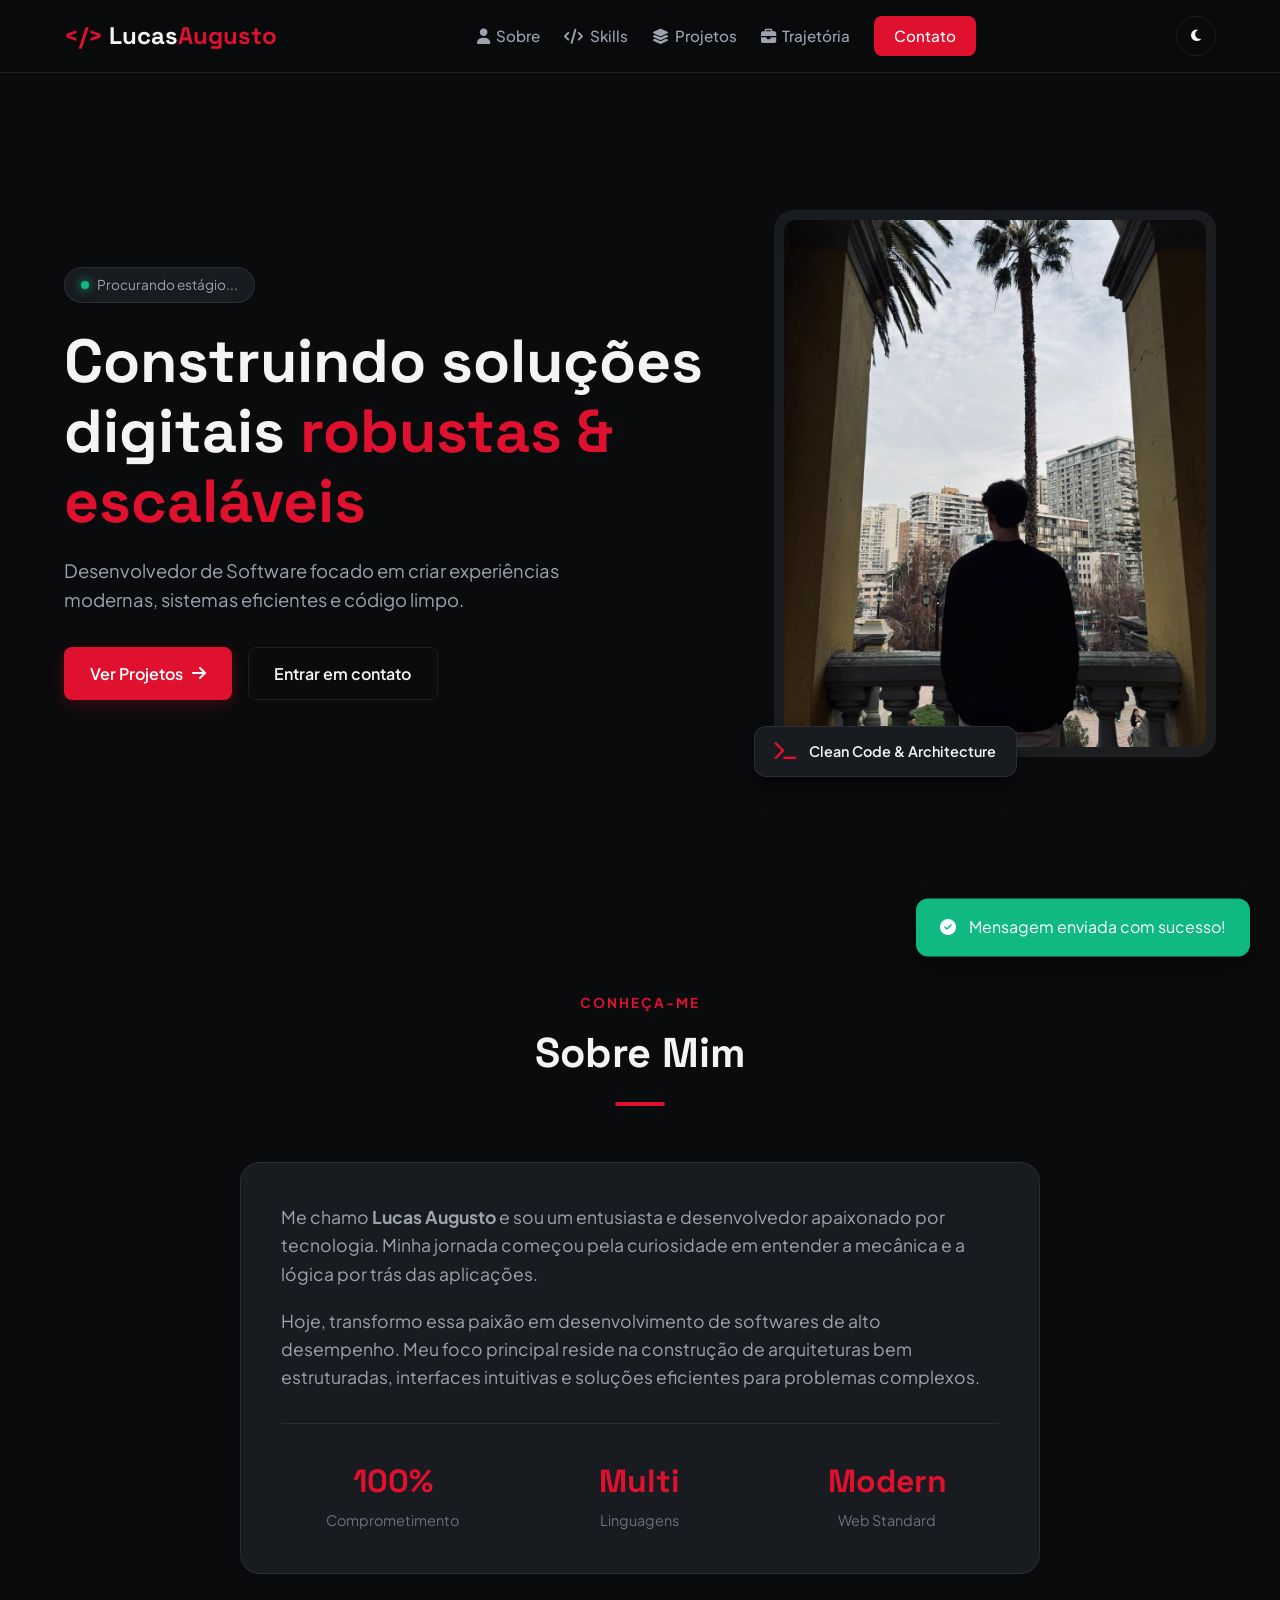
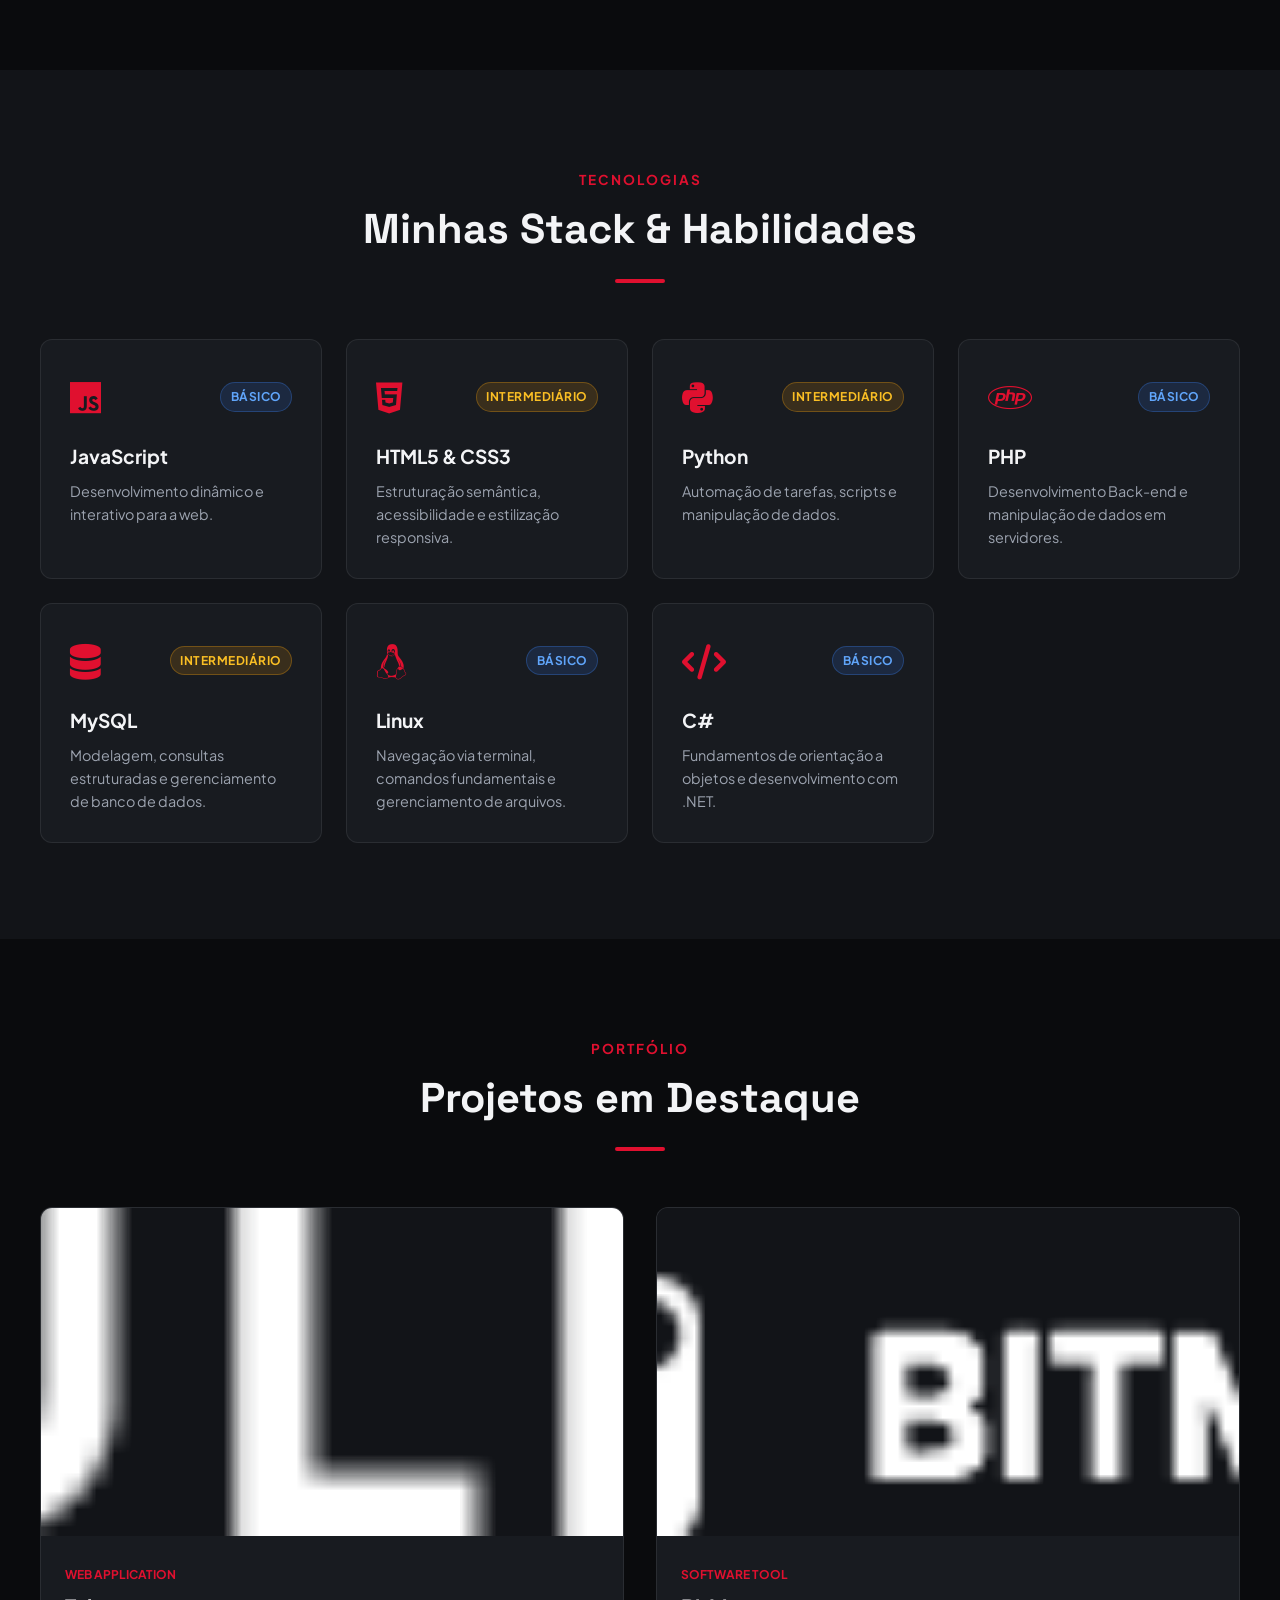
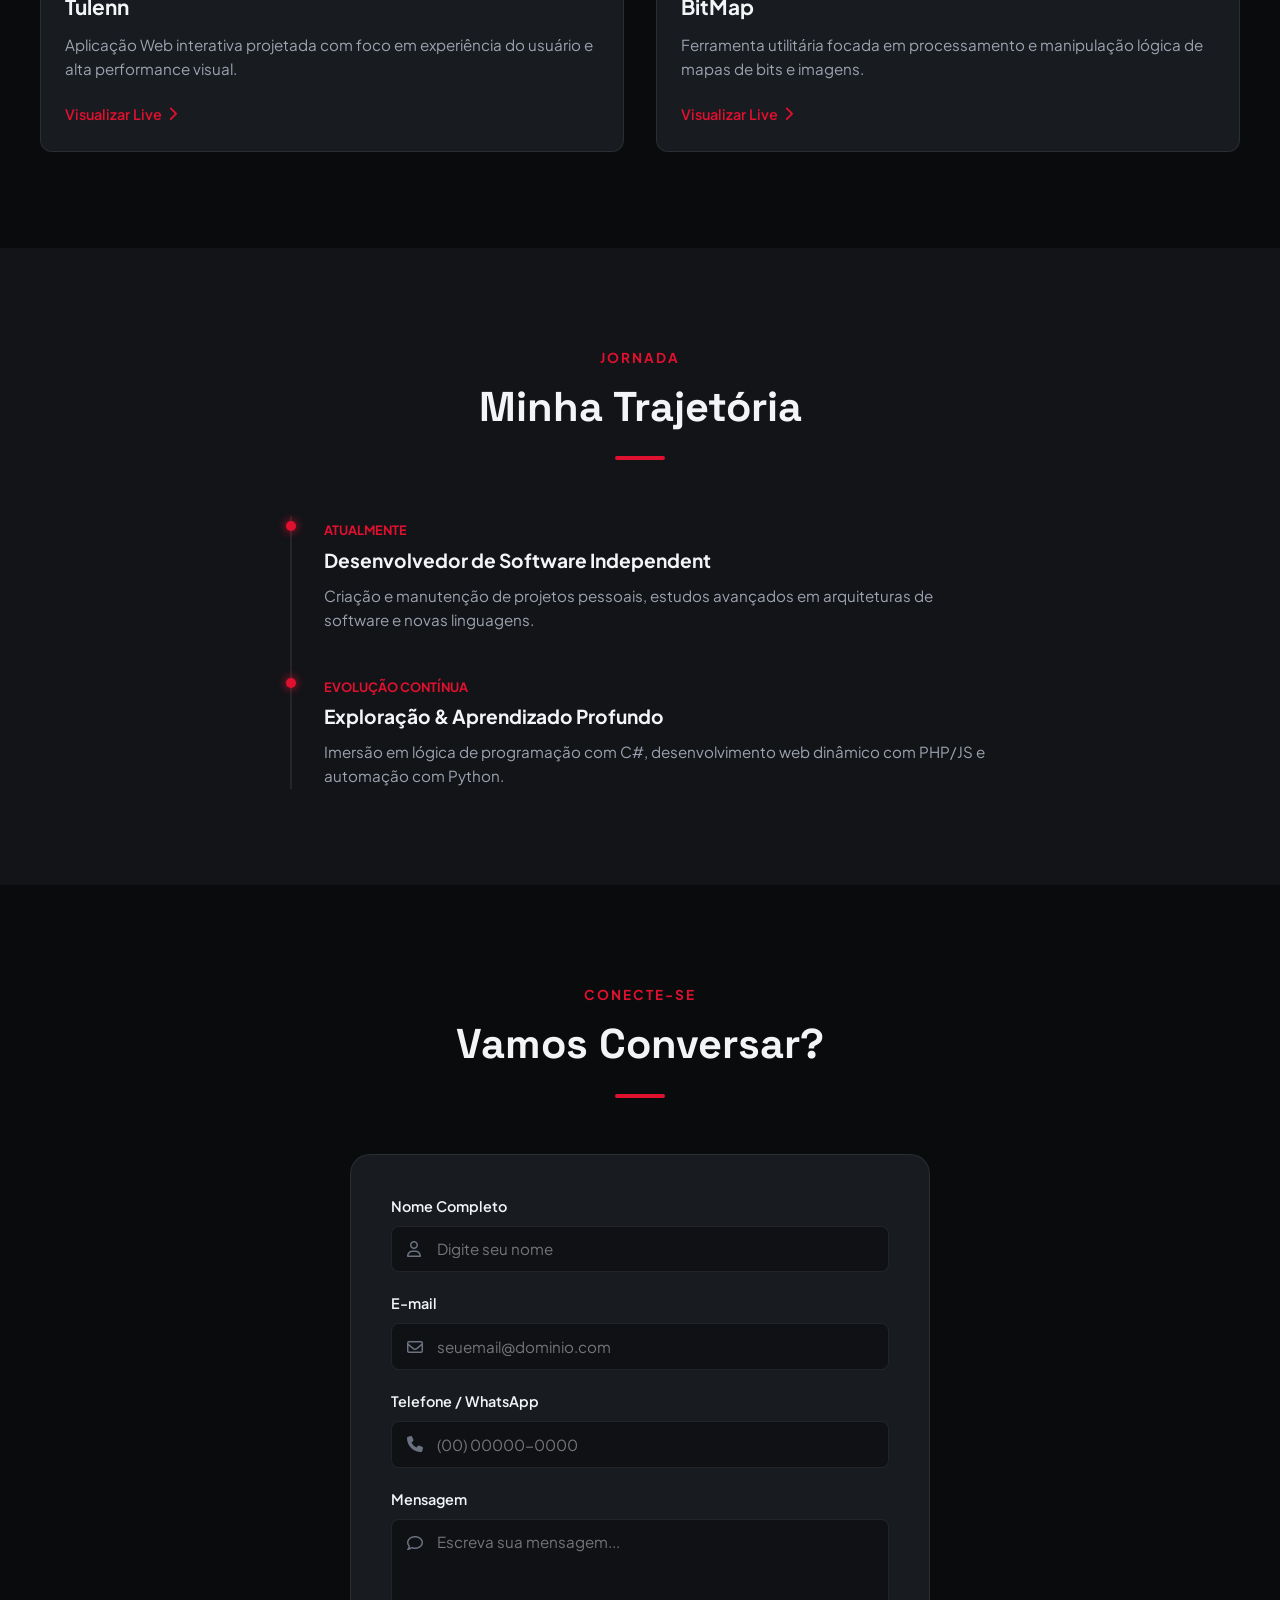
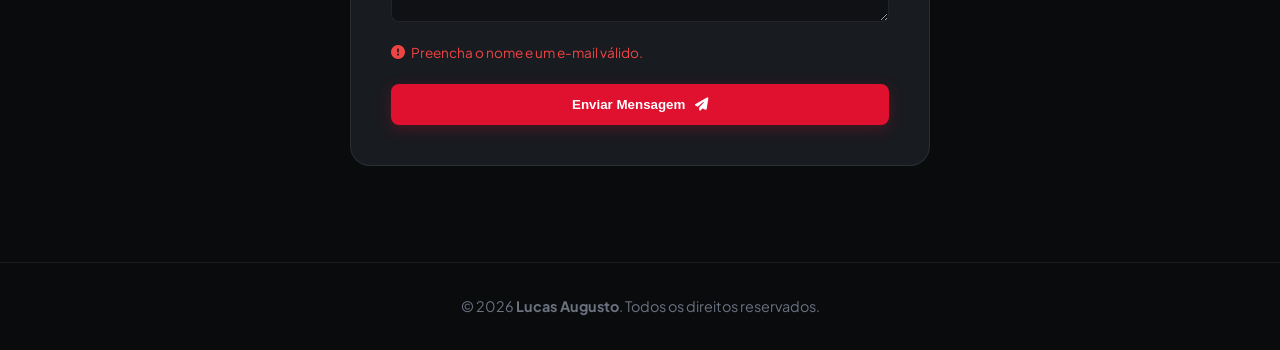
<file: index.html>
<!DOCTYPE html>
<html lang="pt-BR">

<head>
    <meta charset="UTF-8">
    <meta name="viewport" content="width=device-width, initial-scale=1.0">
    <meta name="description" content="Portfólio de Lucas Augusto - Desenvolvedor de Software Full Stack.">
    <title>Lucas Augusto | Desenvolvedor de Software</title>

    <!-- Google Fonts -->
    <link rel="preconnect" href="https://fonts.googleapis.com">
    <link rel="preconnect" href="https://fonts.gstatic.com" crossorigin>
    <link href="https://fonts.googleapis.com/css2?family=Plus+Jakarta+Sans:wght@300;400;500;600;700;800&family=Space+Grotesk:wght@500;700&display=swap" rel="stylesheet">

    <!-- FontAwesome Icons -->
    <link rel="stylesheet" href="https://cdnjs.cloudflare.com/ajax/libs/font-awesome/6.4.0/css/all.min.css">

    <!-- CSS Master -->
    <link rel="stylesheet" href="style.css">
</head>

<body>

    <!-- Header / Navbar -->
    <header class="header" id="topo">
        <div class="header__container">
            <a href="#topo" class="logo js-scroll-top">
                <span class="logo__icon">&lt;/&gt;</span> Lucas<span>Augusto</span>
            </a>

            <nav class="nav" id="navMenu">
                <a href="#sobre" class="nav__link"><i class="fa-solid fa-user"></i> Sobre</a>
                <a href="#skills" class="nav__link"><i class="fa-solid fa-code"></i> Skills</a>
                <a href="#projetos" class="nav__link"><i class="fa-solid fa-layer-group"></i> Projetos</a>
                <a href="#experiencia" class="nav__link"><i class="fa-solid fa-briefcase"></i> Trajetória</a>
                <a href="#contato" class="nav__link nav__link--btn">Contato</a>
            </nav>

            <div class="header__actions">
                <button class="theme-toggle" id="themeToggle" aria-label="Alternar tema">
                    <i class="fa-solid fa-moon"></i>
                </button>

                <button class="nav-toggle" id="navToggle" aria-label="Abrir menu" aria-expanded="false">
                    <span></span>
                    <span></span>
                    <span></span>
                </button>
            </div>
        </div>
    </header>

    <!-- Hero Section -->
    <section class="hero" id="inicio">
        <div class="hero__container">
            <div class="hero__content">
                <div class="badge">
                    <span class="badge__dot"></span> Procurando estágio...
                </div>
                <h1 class="hero__title">
                    Construindo soluções digitais <span class="highlight">robustas & escaláveis</span>
                </h1>
                <p class="hero__subtitle fall-text">
                    Desenvolvedor de Software focado em criar experiências modernas, sistemas eficientes e código limpo.
                </p>
                <div class="hero__buttons">
                    <a href="#projetos" class="btn btn--primary">Ver Projetos <i class="fa-solid fa-arrow-right"></i></a>
                    <a href="#contato" class="btn btn--secondary">Entrar em contato</a>
                </div>
            </div>

            <div class="hero__image-wrapper">
                <div class="hero__photo-card">
                    <div class="hero__photo" id="heroPhoto" style="background-image: url('Imagens/Eu.jpeg');"></div>
                    <div class="hero__experience-badge">
                        <i class="fa-solid fa-terminal"></i>
                        <span>Clean Code & Architecture</span>
                    </div>
                </div>
            </div>
        </div>
    </section>

    <!-- Sobre Mim Section -->
    <section class="section" id="sobre">
        <div class="section__container">
            <div class="section__header">
                <span class="section__subtitle">Conheça-me</span>
                <h2 class="section__title">Sobre Mim</h2>
                <div class="section__line"></div>
            </div>

            <div class="about__grid">
                <div class="about__text-box">
                    <p class="about__paragraph">
                        Me chamo <strong>Lucas Augusto</strong> e sou um entusiasta e desenvolvedor apaixonado por tecnologia. Minha jornada começou pela curiosidade em entender a mecânica e a lógica por trás das aplicações.
                    </p>
                    <p class="about__paragraph">
                        Hoje, transformo essa paixão em desenvolvimento de softwares de alto desempenho. Meu foco principal reside na construção de arquiteturas bem estruturadas, interfaces intuitivas e soluções eficientes para problemas complexos.
                    </p>
                    
                    <div class="about__metrics">
                        <div class="metric">
                            <span class="metric__number">100%</span>
                            <span class="metric__label">Comprometimento</span>
                        </div>
                        <div class="metric">
                            <span class="metric__number">Multi</span>
                            <span class="metric__label">Linguagens</span>
                        </div>
                        <div class="metric">
                            <span class="metric__number">Modern</span>
                            <span class="metric__label">Web Standard</span>
                        </div>
                    </div>
                </div>
            </div>
        </div>
    </section>

    <!-- Skills Section -->
    <section class="section section--alt" id="skills">
        <div class="section__container">
            <div class="section__header">
                <span class="section__subtitle">Tecnologias</span>
                <h2 class="section__title">Minhas Stack & Habilidades</h2>
                <div class="section__line"></div>
            </div>

            <div class="skills__grid">
                <div class="skill-card">
                    <div class="skill-card__header">
                        <div class="skill-card__icon"><i class="fa-brands fa-js"></i></div>
                        <span class="skill-badge skill-badge--basic">Básico</span>
                    </div>
                    <h3>JavaScript</h3>
                    <p>Desenvolvimento dinâmico e interativo para a web.</p>
                </div>

                <div class="skill-card">
                    <div class="skill-card__header">
                        <div class="skill-card__icon"><i class="fa-brands fa-html5"></i></div>
                        <span class="skill-badge skill-badge--intermediate">Intermediário</span>
                    </div>
                    <h3>HTML5 & CSS3</h3>
                    <p>Estruturação semântica, acessibilidade e estilização responsiva.</p>
                </div>

                <div class="skill-card">
                    <div class="skill-card__header">
                        <div class="skill-card__icon"><i class="fa-brands fa-python"></i></div>
                        <span class="skill-badge skill-badge--intermediate">Intermediário</span>
                    </div>
                    <h3>Python</h3>
                    <p>Automação de tarefas, scripts e manipulação de dados.</p>
                </div>

                <div class="skill-card">
                    <div class="skill-card__header">
                        <div class="skill-card__icon"><i class="fa-brands fa-php"></i></div>
                        <span class="skill-badge skill-badge--basic">Básico</span>
                    </div>
                    <h3>PHP</h3>
                    <p>Desenvolvimento Back-end e manipulação de dados em servidores.</p>
                </div>

                <div class="skill-card">
                    <div class="skill-card__header">
                        <div class="skill-card__icon"><i class="fa-solid fa-database"></i></div>
                        <span class="skill-badge skill-badge--intermediate">Intermediário</span>
                    </div>
                    <h3>MySQL</h3>
                    <p>Modelagem, consultas estruturadas e gerenciamento de banco de dados.</p>
                </div>

                <div class="skill-card">
                    <div class="skill-card__header">
                        <div class="skill-card__icon"><i class="fa-brands fa-linux"></i></div>
                        <span class="skill-badge skill-badge--basic">Básico</span>
                    </div>
                    <h3>Linux</h3>
                    <p>Navegação via terminal, comandos fundamentais e gerenciamento de arquivos.</p>
                </div>

                <div class="skill-card">
                    <div class="skill-card__header">
                        <div class="skill-card__icon"><i class="fa-solid fa-code"></i></div>
                        <span class="skill-badge skill-badge--basic">Básico</span>
                    </div>
                    <h3>C#</h3>
                    <p>Fundamentos de orientação a objetos e desenvolvimento com .NET.</p>
                </div>
            </div>
        </div>
    </section>
    <!-- Projetos Section -->
    <section class="section" id="projetos">
        <div class="section__container">
            <div class="section__header">
                <span class="section__subtitle">Portfólio</span>
                <h2 class="section__title">Projetos em Destaque</h2>
                <div class="section__line"></div>
            </div>

            <div class="projects__grid">
                <!-- Projeto 1 -->
                <article class="project-card">
                    <div class="project-card__image-container">
                        <img src="Imagens/tulen.webp" alt="Projeto Tulenn" class="project-img" data-fallback-title="Tulenn App">
                        <div class="project-card__overlay">
                            <a href="https://lukyyyyz.github.io/Tulenn/" target="_blank" rel="noopener" class="btn-icon" title="Acessar Projeto"><i class="fa-solid fa-arrow-up-right-from-square"></i></a>
                        </div>
                    </div>
                    <div class="project-card__content">
                        <span class="project-card__tag">Web Application</span>
                        <h3 class="project-card__title">Tulenn</h3>
                        <p class="project-card__desc">Aplicação Web interativa projetada com foco em experiência do usuário e alta performance visual.</p>
                        <div class="project-card__footer">
                            <a href="https://lukyyyyz.github.io/Tulenn/" target="_blank" rel="noopener" class="project-link">Visualizar Live <i class="fa-solid fa-chevron-right"></i></a>
                        </div>
                    </div>
                </article>

                <!-- Projeto 2 -->
                <article class="project-card">
                    <div class="project-card__image-container">
                        <img src="Imagens/bitmap.png" alt="Projeto BitMap" class="project-img" data-fallback-title="BitMap Project">
                        <div class="project-card__overlay">
                            <a href="https://lukyyyyz.github.io/BitMap/" target="_blank" rel="noopener" class="btn-icon" title="Acessar Projeto"><i class="fa-solid fa-arrow-up-right-from-square"></i></a>
                        </div>
                    </div>
                    <div class="project-card__content">
                        <span class="project-card__tag">Software Tool</span>
                        <h3 class="project-card__title">BitMap</h3>
                        <p class="project-card__desc">Ferramenta utilitária focada em processamento e manipulação lógica de mapas de bits e imagens.</p>
                        <div class="project-card__footer">
                            <a href="https://lukyyyyz.github.io/BitMap/" target="_blank" rel="noopener" class="project-link">Visualizar Live <i class="fa-solid fa-chevron-right"></i></a>
                        </div>
                    </div>
                </article>
            </div>
        </div>
    </section>

    <!-- Trajetória Section -->
    <section class="section section--alt" id="experiencia">
        <div class="section__container">
            <div class="section__header">
                <span class="section__subtitle">Jornada</span>
                <h2 class="section__title">Minha Trajetória</h2>
                <div class="section__line"></div>
            </div>

            <div class="timeline">
                <div class="timeline__item">
                    <div class="timeline__dot"></div>
                    <div class="timeline__content">
                        <span class="timeline__date">Atualmente</span>
                        <h3 class="timeline__title">Desenvolvedor de Software Independent</h3>
                        <p class="timeline__desc">Criação e manutenção de projetos pessoais, estudos avançados em arquiteturas de software e novas linguagens.</p>
                    </div>
                </div>
                <div class="timeline__item">
                    <div class="timeline__dot"></div>
                    <div class="timeline__content">
                        <span class="timeline__date">Evolução Contínua</span>
                        <h3 class="timeline__title">Exploração & Aprendizado Profundo</h3>
                        <p class="timeline__desc">Imersão em lógica de programação com C#, desenvolvimento web dinâmico com PHP/JS e automação com Python.</p>
                    </div>
                </div>
            </div>
        </div>
    </section>

    <!-- Contato Section -->
    <section class="section" id="contato">
        <div class="section__container">
            <div class="section__header">
                <span class="section__subtitle">Conecte-se</span>
                <h2 class="section__title">Vamos Conversar?</h2>
                <div class="section__line"></div>
            </div>

            <div class="contact__wrapper">
                <form class="form" id="contactForm" autocomplete="off" novalidate>
                    <div class="form__group">
                        <label for="nome">Nome Completo</label>
                        <div class="input-wrapper">
                            <i class="fa-regular fa-user"></i>
                            <input id="nome" name="nome" type="text" required placeholder="Digite seu nome">
                        </div>
                    </div>

                    <div class="form__group">
                        <label for="email">E-mail</label>
                        <div class="input-wrapper">
                            <i class="fa-regular fa-envelope"></i>
                            <input id="email" name="email" type="email" required placeholder="seuemail@dominio.com">
                        </div>
                    </div>

                    <div class="form__group">
                        <label for="telefone">Telefone / WhatsApp</label>
                        <div class="input-wrapper">
                            <i class="fa-solid fa-phone"></i>
                            <input id="telefone" name="telefone" type="tel" placeholder="(00) 00000-0000" maxlength="15">
                        </div>
                    </div>

                    <div class="form__group">
                        <label for="mensagem">Mensagem</label>
                        <div class="input-wrapper input-wrapper--textarea">
                            <i class="fa-regular fa-comment"></i>
                            <textarea id="mensagem" name="mensagem" rows="4" placeholder="Escreva sua mensagem..."></textarea>
                        </div>
                    </div>

                    <div class="form__error" id="formError" role="alert" hidden>
                        <i class="fa-solid fa-circle-exclamation"></i> Preencha o nome e um e-mail válido.
                    </div>

                    <button type="submit" class="btn btn--primary btn--block">
                        <span>Enviar Mensagem</span>
                        <i class="fa-solid fa-paper-plane"></i>
                    </button>
                </form>
            </div>
        </div>
    </section>

    <!-- Toast Modal -->
    <div class="toast" id="toast">
        <div class="toast__icon"><i class="fa-solid fa-circle-check"></i></div>
        <div class="toast__text">Mensagem enviada com sucesso!</div>
    </div>

    <!-- Voltar ao topo -->
    <button id="backToTop" class="back-to-top js-scroll-top" aria-label="Voltar ao topo">
        <i class="fa-solid fa-chevron-up"></i>
    </button>

    <!-- Footer -->
    <footer class="footer">
        <div class="footer__container">
            <p>&copy; <span id="ano"></span> <strong>Lucas Augusto</strong>. Todos os direitos reservados.</p>
        </div>
    </footer>

    <script src="script.js" defer></script>
</body>

</html>
</file>
<file: style.css>
:root {
    --primary: #e0102f;
    --primary-hover: #ff2a4b;
    --primary-glow: rgba(224, 16, 47, 0.25);
    
    --bg-main: #0a0b0d;
    --bg-alt: #121418;
    --bg-card: #181b20;
    --bg-input: #0f1115;
    
    --text-main: #f3f4f6;
    --text-muted: #9ca3af;
    --text-light: #6b7280;
    
    --border-color: rgba(255, 255, 255, 0.08);
    --border-hover: rgba(224, 16, 47, 0.5);
    
    --shadow-sm: 0 4px 6px -1px rgba(0, 0, 0, 0.5);
    --shadow-lg: 0 10px 25px -5px rgba(0, 0, 0, 0.7);
    
    --radius-sm: 8px;
    --radius-md: 12px;
    --radius-lg: 20px;
    
    --font-heading: 'Space Grotesk', sans-serif;
    --font-body: 'Plus Jakarta Sans', sans-serif;
}

[data-theme="light"] {
    --bg-main: #f8fafc;
    --bg-alt: #f1f5f9;
    --bg-card: #ffffff;
    --bg-input: #f8fafc;
    
    --text-main: #0f172a;
    --text-muted: #475569;
    --text-light: #64748b;
    
    --border-color: rgba(0, 0, 0, 0.08);
    --border-hover: var(--primary);
    
    --shadow-sm: 0 2px 4px rgba(0,0,0,0.05);
    --shadow-lg: 0 10px 20px rgba(0,0,0,0.08);
}

/* Base resets */
* {
    margin: 0;
    padding: 0;
    box-sizing: border-box;
}

html {
    scroll-behavior: smooth;
    scroll-padding-top: 80px;
}

body {
    background-color: var(--bg-main);
    color: var(--text-main);
    font-family: var(--font-body);
    line-height: 1.6;
    transition: background-color 0.3s ease, color 0.3s ease;
    overflow-x: hidden;
}

a {
    text-decoration: none;
    color: inherit;
}

img {
    max-width: 100%;
    display: block;
}

/* Header */
.header {
    position: sticky;
    top: 0;
    z-index: 1000;
    background-color: rgba(10, 11, 13, 0.85);
    backdrop-filter: blur(12px);
    border-bottom: 1px solid var(--border-color);
    transition: background-color 0.3s ease;
}

[data-theme="light"] .header {
    background-color: rgba(248, 250, 252, 0.85);
}

.header__container {
    max-width: 1200px;
    margin: 0 auto;
    padding: 1rem 1.5rem;
    display: flex;
    align-items: center;
    justify-content: space-between;
}

.logo {
    font-family: var(--font-heading);
    font-size: 1.5rem;
    font-weight: 700;
    color: var(--text-main);
    cursor: pointer;
}

.logo__icon {
    color: var(--primary);
}

.logo span {
    color: var(--primary);
}

.nav {
    display: flex;
    align-items: center;
    gap: 1.5rem;
}

.nav__link {
    font-size: 0.95rem;
    font-weight: 500;
    color: var(--text-muted);
    transition: color 0.2s ease;
    display: flex;
    align-items: center;
    gap: 0.4rem;
}

.nav__link:hover {
    color: var(--primary);
}

.nav__link--btn {
    background-color: var(--primary);
    color: #fff !important;
    padding: 0.5rem 1.25rem;
    border-radius: var(--radius-sm);
    transition: background-color 0.2s ease;
}

.nav__link--btn:hover {
    background-color: var(--primary-hover);
}

.header__actions {
    display: flex;
    align-items: center;
    gap: 1rem;
}

.theme-toggle {
    background: none;
    border: 1px solid var(--border-color);
    color: var(--text-main);
    width: 40px;
    height: 40px;
    border-radius: 50%;
    cursor: pointer;
    display: flex;
    align-items: center;
    justify-content: center;
    transition: all 0.2s ease;
}

.theme-toggle:hover {
    border-color: var(--primary);
    color: var(--primary);
}

.nav-toggle {
    display: none;
    flex-direction: column;
    gap: 5px;
    background: none;
    border: none;
    cursor: pointer;
}

.nav-toggle span {
    width: 25px;
    height: 2px;
    background-color: var(--text-main);
    transition: 0.3s;
}

/* Hero Section */
.hero {
    padding: 5rem 1.5rem;
    max-width: 1200px;
    margin: 0 auto;
    min-height: calc(100vh - 80px);
    display: flex;
    align-items: center;
}

.hero__container {
    display: grid;
    grid-template-columns: 1.2fr 0.8fr;
    gap: 3rem;
    align-items: center;
}

.badge {
    display: inline-flex;
    align-items: center;
    gap: 0.5rem;
    padding: 0.4rem 1rem;
    background-color: var(--bg-card);
    border: 1px solid var(--border-color);
    border-radius: 50px;
    font-size: 0.85rem;
    color: var(--text-muted);
    margin-bottom: 1.5rem;
}

.badge__dot {
    width: 8px;
    height: 8px;
    background-color: #10b981;
    border-radius: 50%;
    box-shadow: 0 0 10px #10b981;
}

.hero__title {
    font-family: var(--font-heading);
    font-size: clamp(2.5rem, 5vw, 3.8rem);
    line-height: 1.15;
    margin-bottom: 1.2rem;
}

.highlight {
    color: var(--primary);
}

.hero__subtitle {
    font-size: 1.15rem;
    color: var(--text-muted);
    margin-bottom: 2rem;
    max-width: 540px;
}

.hero__buttons {
    display: flex;
    gap: 1rem;
    flex-wrap: wrap;
}

/* Buttons */
.btn {
    display: inline-flex;
    align-items: center;
    gap: 0.6rem;
    padding: 0.8rem 1.6rem;
    border-radius: var(--radius-sm);
    font-weight: 600;
    cursor: pointer;
    transition: all 0.2s ease;
    border: none;
}

.btn--primary {
    background-color: var(--primary);
    color: #fff;
    box-shadow: 0 4px 15px var(--primary-glow);
}

.btn--primary:hover {
    background-color: var(--primary-hover);
    transform: translateY(-2px);
}

.btn--secondary {
    background-color: transparent;
    color: var(--text-main);
    border: 1px solid var(--border-color);
}

.btn--secondary:hover {
    border-color: var(--primary);
    color: var(--primary);
}

.btn--block {
    width: 100%;
    justify-content: center;
}

/* Hero Photo Card */
.hero__photo-card {
    position: relative;
    border-radius: var(--radius-lg);
    padding: 10px;
    background: linear-gradient(145deg, var(--bg-card), var(--border-color));
}

.hero__photo {
    width: 100%;
    aspect-ratio: 4/5;
    background-size: cover;
    background-position: center;
    border-radius: var(--radius-md);
}

.hero__experience-badge {
    position: absolute;
    bottom: -20px;
    left: -20px;
    background: var(--bg-card);
    border: 1px solid var(--border-color);
    padding: 0.8rem 1.2rem;
    border-radius: var(--radius-md);
    display: flex;
    align-items: center;
    gap: 0.8rem;
    box-shadow: var(--shadow-lg);
    font-weight: 600;
    font-size: 0.9rem;
}

.hero__experience-badge i {
    color: var(--primary);
    font-size: 1.2rem;
}

/* Section styling */
.section {
    padding: 6rem 1.5rem;
}

.section--alt {
    background-color: var(--bg-alt);
}

.section__container {
    max-width: 1200px;
    margin: 0 auto;
}

.section__header {
    text-align: center;
    margin-bottom: 3.5rem;
}

.section__subtitle {
    text-transform: uppercase;
    font-size: 0.85rem;
    font-weight: 700;
    letter-spacing: 2px;
    color: var(--primary);
}

.section__title {
    font-family: var(--font-heading);
    font-size: clamp(2rem, 4vw, 2.6rem);
    margin-top: 0.3rem;
}

.section__line {
    width: 50px;
    height: 4px;
    background-color: var(--primary);
    margin: 1rem auto 0;
    border-radius: 2px;
}

/* About */
.about__text-box {
    max-width: 800px;
    margin: 0 auto;
    background: var(--bg-card);
    padding: 2.5rem;
    border-radius: var(--radius-lg);
    border: 1px solid var(--border-color);
}

.about__paragraph {
    font-size: 1.1rem;
    color: var(--text-muted);
    margin-bottom: 1.2rem;
}

.about__metrics {
    display: grid;
    grid-template-columns: repeat(auto-fit, minmax(180px, 1fr));
    gap: 1.5rem;
    margin-top: 2rem;
    padding-top: 2rem;
    border-top: 1px solid var(--border-color);
}

.metric {
    text-align: center;
}

.metric__number {
    display: block;
    font-family: var(--font-heading);
    font-size: 2rem;
    font-weight: 700;
    color: var(--primary);
}

.metric__label {
    font-size: 0.9rem;
    color: var(--text-light);
}

/* Skills */
.skills__grid {
    display: grid;
    grid-template-columns: repeat(auto-fit, minmax(240px, 1fr));
    gap: 1.5rem;
}

.skill-card {
    background-color: var(--bg-card);
    border: 1px solid var(--border-color);
    padding: 1.8rem;
    border-radius: var(--radius-md);
    transition: all 0.3s ease;
}

.skill-card:hover {
    border-color: var(--border-hover);
    transform: translateY(-5px);
    box-shadow: var(--shadow-lg);
}

.skill-card__icon {
    font-size: 2.2rem;
    color: var(--primary);
    margin-bottom: 1rem;
}

.skill-card h3 {
    font-size: 1.2rem;
    margin-bottom: 0.5rem;
}

.skill-card p {
    font-size: 0.9rem;
    color: var(--text-muted);
}

/* Projects Grid */
.projects__grid {
    display: grid;
    grid-template-columns: repeat(auto-fit, minmax(320px, 1fr));
    gap: 2rem;
}

.project-card {
    background-color: var(--bg-card);
    border: 1px solid var(--border-color);
    border-radius: var(--radius-md);
    overflow: hidden;
    transition: all 0.3s ease;
}

.project-card:hover {
    border-color: var(--border-hover);
    transform: translateY(-5px);
    box-shadow: var(--shadow-lg);
}

.project-card__image-container {
    position: relative;
    width: 100%;
    aspect-ratio: 16/9;
    background-color: var(--bg-alt);
    overflow: hidden;
}

.project-img {
    width: 100%;
    height: 100%;
    object-fit: cover;
    transition: transform 0.4s ease;
}

.project-card:hover .project-img {
    transform: scale(1.05);
}

.project-card__overlay {
    position: absolute;
    inset: 0;
    background: rgba(0, 0, 0, 0.6);
    display: flex;
    align-items: center;
    justify-content: center;
    opacity: 0;
    transition: opacity 0.3s ease;
}

.project-card:hover .project-card__overlay {
    opacity: 1;
}

.btn-icon {
    width: 48px;
    height: 48px;
    background: var(--primary);
    color: #fff;
    border-radius: 50%;
    display: flex;
    align-items: center;
    justify-content: center;
    font-size: 1.1rem;
}

.project-card__content {
    padding: 1.5rem;
}

.project-card__tag {
    font-size: 0.75rem;
    font-weight: 700;
    text-transform: uppercase;
    color: var(--primary);
}

.project-card__title {
    font-size: 1.3rem;
    margin: 0.3rem 0 0.6rem;
}

.project-card__desc {
    font-size: 0.95rem;
    color: var(--text-muted);
    margin-bottom: 1.2rem;
}

.project-link {
    font-size: 0.9rem;
    font-weight: 600;
    color: var(--primary);
    display: inline-flex;
    align-items: center;
    gap: 0.4rem;
}

/* Dynamic Image Fallback Styles */
.project-fallback {
    width: 100%;
    height: 100%;
    display: flex;
    flex-direction: column;
    align-items: center;
    justify-content: center;
    background: linear-gradient(135deg, #1f242d, #0d0f12);
    color: var(--primary);
    gap: 0.8rem;
}

.project-fallback i {
    font-size: 2.5rem;
}

.project-fallback span {
    font-family: var(--font-heading);
    color: var(--text-main);
    font-weight: 600;
}

/* Timeline */
.timeline {
    max-width: 700px;
    margin: 0 auto;
    position: relative;
    border-left: 2px solid var(--border-color);
    padding-left: 2rem;
}

.timeline__item {
    position: relative;
    margin-bottom: 2.5rem;
}

.timeline__item:last-child {
    margin-bottom: 0;
}

.timeline__dot {
    position: absolute;
    left: calc(-2rem - 6px);
    top: 5px;
    width: 10px;
    height: 10px;
    border-radius: 50%;
    background-color: var(--primary);
    box-shadow: 0 0 10px var(--primary);
}

.timeline__date {
    font-size: 0.8rem;
    font-weight: 700;
    color: var(--primary);
    text-transform: uppercase;
}

.timeline__title {
    font-size: 1.2rem;
    margin: 0.2rem 0 0.5rem;
}

.timeline__desc {
    color: var(--text-muted);
    font-size: 0.95rem;
}

/* Form */
.contact__wrapper {
    max-width: 580px;
    margin: 0 auto;
}

.form {
    background-color: var(--bg-card);
    border: 1px solid var(--border-color);
    padding: 2.5rem;
    border-radius: var(--radius-lg);
    display: flex;
    flex-direction: column;
    gap: 1.25rem;
}

.form__group {
    display: flex;
    flex-direction: column;
    gap: 0.5rem;
}

.form__group label {
    font-size: 0.9rem;
    font-weight: 600;
}

.input-wrapper {
    position: relative;
    display: flex;
    align-items: center;
}

.input-wrapper i {
    position: absolute;
    left: 1rem;
    color: var(--text-light);
}

.input-wrapper input,
.input-wrapper textarea {
    width: 100%;
    padding: 0.8rem 1rem 0.8rem 2.8rem;
    background-color: var(--bg-input);
    border: 1px solid var(--border-color);
    border-radius: var(--radius-sm);
    color: var(--text-main);
    font-family: inherit;
    font-size: 0.95rem;
    outline: none;
    transition: border-color 0.2s ease;
}

.input-wrapper--textarea {
    align-items: flex-start;
}

.input-wrapper--textarea i {
    top: 1rem;
}

.input-wrapper input:focus,
.input-wrapper textarea:focus {
    border-color: var(--primary);
}

.form__error {
    color: #ef4444;
    font-size: 0.85rem;
    display: flex;
    align-items: center;
    gap: 0.4rem;
}

/* Toast */
.toast {
    position: fixed;
    bottom: 30px;
    right: 30px;
    background: #10b981;
    color: #fff;
    padding: 1rem 1.5rem;
    border-radius: var(--radius-md);
    display: flex;
    align-items: center;
    gap: 0.8rem;
    box-shadow: var(--shadow-lg);
    transform: translateY(150%);
    transition: transform 0.3s ease;
    z-index: 2000;
}

.toast--visible {
    transform: translateY(0);
}

/* Back to Top */
.back-to-top {
    position: fixed;
    bottom: 30px;
    left: 30px;
    width: 45px;
    height: 45px;
    background-color: var(--bg-card);
    border: 1px solid var(--border-color);
    color: var(--text-main);
    border-radius: 50%;
    display: flex;
    align-items: center;
    justify-content: center;
    opacity: 0;
    pointer-events: none;
    transition: all 0.3s ease;
    z-index: 900;
    cursor: pointer;
}

.back-to-top--visible {
    opacity: 1;
    pointer-events: all;
}

.back-to-top:hover {
    border-color: var(--primary);
    color: var(--primary);
}

/* Footer */
.footer {
    padding: 2rem 1.5rem;
    border-top: 1px solid var(--border-color);
    text-align: center;
    font-size: 0.9rem;
    color: var(--text-light);
}

/* Responsive */
@media (max-width: 900px) {
    .hero__container {
        grid-template-columns: 1fr;
        text-align: center;
    }

    .hero__subtitle {
        margin-left: auto;
        margin-right: auto;
    }

    .hero__buttons {
        justify-content: center;
    }

    .hero__image-wrapper {
        max-width: 380px;
        margin: 0 auto;
    }
}

@media (max-width: 768px) {
    .nav-toggle {
        display: flex;
    }

    .nav {
        position: absolute;
        top: 100%;
        left: 0;
        right: 0;
        background-color: var(--bg-card);
        border-bottom: 1px solid var(--border-color);
        flex-direction: column;
        padding: 1.5rem;
        gap: 1rem;
        transform: translateY(-150%);
        transition: transform 0.3s ease;
    }

    .nav.nav--open {
        transform: translateY(0);
    }
}
/* Estilos para os Níveis de Habilidade (Badges) */
.skill-card__header {
    display: flex;
    align-items: center;
    justify-content: space-between;
    margin-bottom: 1rem;
}

.skill-card__header .skill-card__icon {
    margin-bottom: 0;
}

.skill-badge {
    font-size: 0.75rem;
    font-weight: 700;
    padding: 0.25rem 0.6rem;
    border-radius: 50px;
    text-transform: uppercase;
    letter-spacing: 0.5px;
}

.skill-badge--basic {
    background-color: rgba(59, 130, 246, 0.15);
    color: #60a5fa;
    border: 1px solid rgba(59, 130, 246, 0.3);
}

.skill-badge--intermediate {
    background-color: rgba(245, 158, 11, 0.15);
    color: #fbbf24;
    border: 1px solid rgba(245, 158, 11, 0.3);
}

.skill-badge--advanced {
    background-color: rgba(16, 185, 129, 0.15);
    color: #34d399;
    border: 1px solid rgba(16, 185, 129, 0.3);
}

[data-theme="light"] .skill-badge--basic {
    background-color: #eff6ff;
    color: #1d4ed8;
}

[data-theme="light"] .skill-badge--intermediate {
    background-color: #fffbeb;
    color: #b45309;
}

[data-theme="light"] .skill-badge--advanced {
    background-color: #ecfdf5;
    color: #047857;
}
</file>
